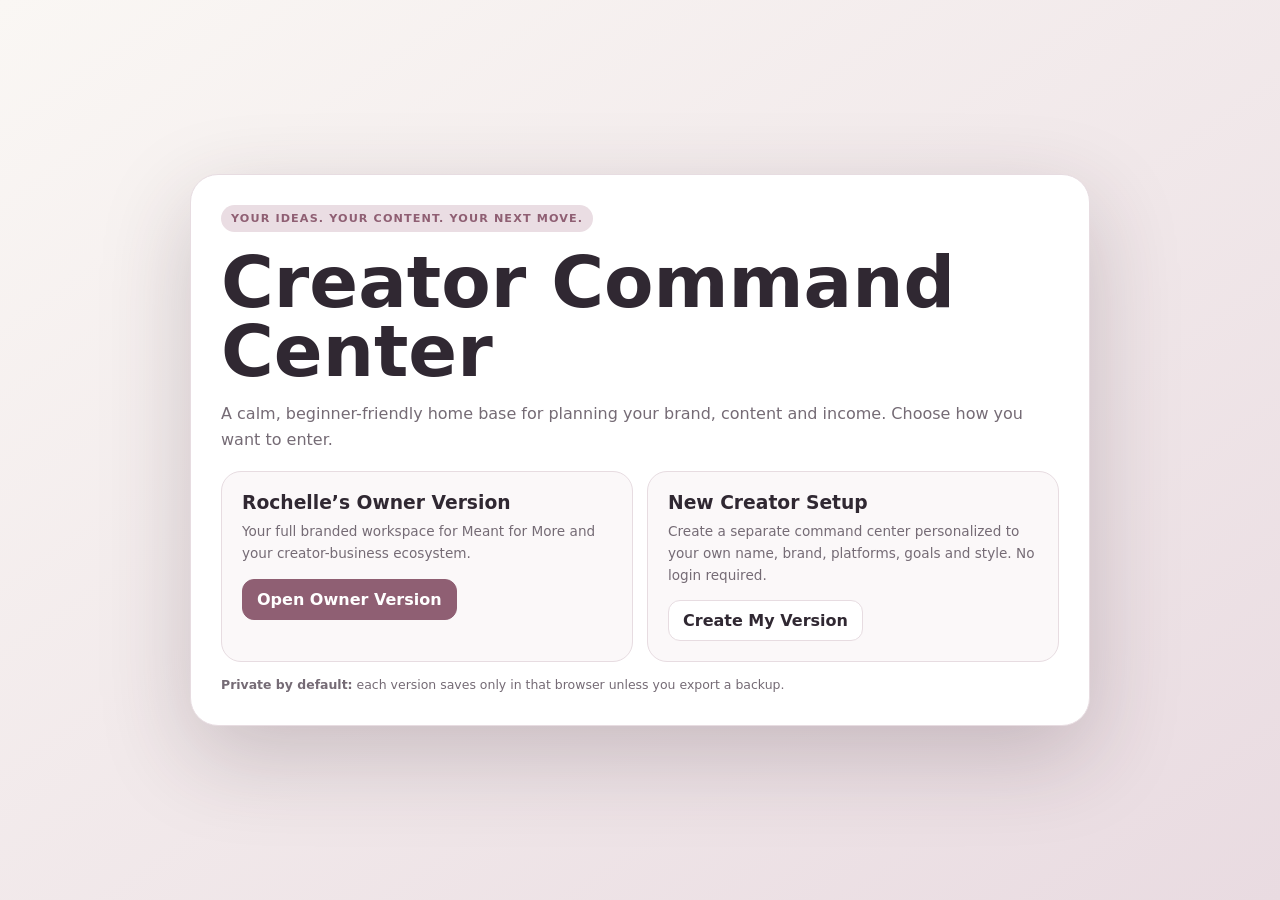
<file: index.html>
<!doctype html>
<html lang="en">
<head>
<meta charset="utf-8">
<meta name="viewport" content="width=device-width,initial-scale=1">
<meta name="description" content="Creator Command Center designed by Rochelle Mickels — a private, browser-based planning dashboard for creators.">
<meta name="theme-color" content="#8f5f73">
<title>Creator Command Center</title>
<link rel="stylesheet" href="styles.css">
</head>
<body>
<div id="welcome" class="welcome hidden">
  <div class="welcome-card">
    <span class="eyebrow">Your ideas. Your content. Your next move.</span>
    <h1>Creator Command Center</h1>
    <p>A calm, beginner-friendly home base for planning your brand, content and income. Choose how you want to enter.</p>
    <div class="mode-grid">
      <div class="mode">
        <h3>Rochelle’s Owner Version</h3>
        <p>Your full branded workspace for Meant for More and your creator-business ecosystem.</p>
        <button class="btn primary" onclick="enterOwner()">Open Owner Version</button>
      </div>
      <div class="mode">
        <h3>New Creator Setup</h3>
        <p>Create a separate command center personalized to your own name, brand, platforms, goals and style. No login required.</p>
        <button class="btn" onclick="openSetup()">Create My Version</button>
      </div>
    </div>
    <p style="font-size:.78rem;margin-bottom:0"><strong>Private by default:</strong> each version saves only in that browser unless you export a backup.</p>
  </div>
</div>

<div id="setup" class="setup hidden">
  <div class="panel">
    <span class="eyebrow">One-minute setup</span>
    <h2>Let’s build your command center</h2>
    <p class="sub">No technical skills or account required. You can change everything later.</p>
    <div class="two">
      <div class="field"><label>Your name</label><input id="sName" placeholder="Your first name"></div>
      <div class="field"><label>Brand name</label><input id="sBrand" placeholder="Your brand or business"></div>
      <div class="field"><label>Primary platform</label><select id="sPlatform"><option>Instagram</option><option>TikTok</option><option>YouTube</option><option>Substack</option><option>Pinterest</option><option>Facebook</option><option>Multiple platforms</option></select></div>
      <div class="field"><label>Main goal</label><input id="sGoal" placeholder="Example: Earn my first $1,000"></div>
    </div>
    <div class="field"><label>What do you create?</label><input id="sNiche" placeholder="Example: wellness, beauty and lifestyle"></div>
    <div class="field"><label>Choose a theme</label><div class="themes">
      <button class="swatch selected" data-theme="rose" title="Rose" style="background:#8f5f73" onclick="pickTheme('rose')"></button>
      <button class="swatch" data-theme="sage" title="Sage" style="background:#6f806b" onclick="pickTheme('sage')"></button>
      <button class="swatch" data-theme="blue" title="Blue" style="background:#627994" onclick="pickTheme('blue')"></button>
      <button class="swatch" data-theme="plum" title="Plum" style="background:#725b82" onclick="pickTheme('plum')"></button>
      <button class="swatch" data-theme="terra" title="Terracotta" style="background:#a36b58" onclick="pickTheme('terra')"></button>
    </div></div>
    <div class="notice">Your answers stay on this device. Nothing you type is published to GitHub or visible to other visitors.</div>
    <div style="display:flex;justify-content:flex-end;gap:9px;margin-top:16px"><button class="btn" onclick="closeSetup()">Back</button><button class="btn primary" onclick="createCreator()">Create My Command Center</button></div>
  </div>
</div>

<div class="shell">
<aside>
  <div class="brand"><small>Designed by Rochelle Mickels</small><h1>Creator Command Center</h1><p>A calm place to build what is next.</p></div>
  <div class="profile-chip"><strong id="chipName">Creator</strong><span id="chipBrand">Your Brand</span><span id="modePill" class="mode-pill">Creator Version</span></div>
  <nav>
    <button class="nav active" data-page="dashboard">⌂ Dashboard</button>
    <button class="nav" data-page="brain">✦ Brain Dump</button>
    <button class="nav" data-page="projects">◇ Future Projects</button>
    <button class="nav" data-page="content">▦ Content Planner</button>
    <button class="nav" data-page="education">▤ Education &amp; Courses</button>
    <button class="nav" data-page="revenue">$ Revenue</button>
    <button class="nav" data-page="review">✓ Weekly Review</button>
    <button class="nav" data-page="settings">⚙ Profile & Feedback</button>
  </nav>
  <div class="privacy"><strong>Private by default</strong><br>Your entries stay in this browser and are never added to the public website code.</div>
</aside>

<main>
<header class="top">
  <div><button class="btn ghost mobile" onclick="document.querySelector('.shell').classList.toggle('menu-open')">☰ Menu</button><h2 id="title">Welcome back.</h2><p id="subtitle">Focus on the few moves that make everything else easier.</p></div>
  <div class="actions"><button class="btn" onclick="backup()">Backup</button><button class="btn" onclick="restorePick()">Restore</button><button class="btn primary" onclick="showWelcome()">Switch Mode</button><input id="restoreFile" type="file" accept="application/json" hidden></div>
</header>

<section id="dashboard" class="page active"><div class="grid">
  <div class="card wide"><div class="stats"><div class="stat"><strong id="stBig">0/3</strong><span>Big 3 complete</span></div><div class="stat"><strong id="stIdeas">0</strong><span>Saved ideas</span></div><div class="stat"><strong id="stProjects">0</strong><span>Future projects</span></div><div class="stat"><strong id="stRevenue">$0</strong><span>Tracked revenue</span></div></div></div>
  <div class="card"><h3>Today’s Big 3</h3><p class="sub">Three meaningful priorities—not an overwhelming list.</p><div id="big3" class="tasks"></div><button class="btn soft small" style="margin-top:10px" onclick="resetBig3()">Reset for a New Day</button></div>
  <div class="card"><h3>Morning Brain Dump</h3><p class="sub">Clear your mind before organizing the day.</p><textarea id="quickBrain" placeholder="What is on your mind this morning?"></textarea><button class="btn primary" onclick="saveQuickBrain()">Save Entry</button></div>
  <div class="card"><h3>Current Focus</h3><div class="field"><label>Main goal</label><input id="goal" data-bind="goal"></div><div class="field"><label>This week’s focus</label><textarea id="weekFocus" data-bind="weekFocus"></textarea></div></div>
  <div class="card"><h3>Your Brand Direction</h3><p class="sub" id="brandDirection"></p><div class="field"><label>Next best move</label><input id="nextMove" data-bind="nextMove" placeholder="The smallest useful next step"></div></div>
</div></section>

<section id="brain" class="page"><div class="grid">
  <div class="card wide"><h3>Brain Dump Archive</h3><p class="sub">Capture thoughts, tasks, worries and ideas without organizing them first.</p><textarea id="brainText" placeholder="Write freely..."></textarea><button class="btn primary" onclick="addBrain()">Add Entry</button></div>
  <div class="card wide"><div id="brainList" class="list"></div></div>
</div></section>

<section id="projects" class="page"><div class="grid">
  <div class="card wide"><h3>Future Projects</h3><p class="sub">Save ideas now so they stop competing for today’s attention.</p><div class="formrow"><div class="field"><label>Project</label><input id="pTitle" placeholder="Free creator starter guide"></div><div class="field"><label>Category</label><select id="pCat"><option>PDF or Content Idea</option><option>Brand Partnership</option><option>Course</option><option>Website</option><option>Income Stream</option><option>Other</option></select></div><div class="field"><label>Platform</label><select id="pPlatform"><option>Substack</option><option>TikTok</option><option>Instagram</option><option>Pinterest</option><option>YouTube</option><option>Multiple</option></select></div><button class="btn primary" onclick="addProject()">Add</button></div></div>
  <div class="card wide"><div id="projectList" class="list"></div></div>
</div></section>

<section id="content" class="page"><div class="grid">
  <div class="card wide"><h3>Content Planner</h3><p class="sub">Turn ideas into publishable content.</p><div class="formrow"><div class="field"><label>Content idea</label><input id="cTitle" placeholder="Three free tools for new creators"></div><div class="field"><label>Platform</label><select id="cPlatform"><option>Instagram</option><option>TikTok</option><option>Pinterest</option><option>Substack</option><option>YouTube</option><option>Facebook</option></select></div><div class="field"><label>Format</label><select id="cFormat"><option>Short Video</option><option>Carousel</option><option>Pin</option><option>Article</option><option>PDF</option><option>Email</option></select></div><button class="btn primary" onclick="addContent()">Add</button></div><div class="field" style="max-width:260px"><label>Target publish date</label><input id="cDate" type="date"></div></div>
  <div class="card wide"><div id="contentList" class="list"></div></div>
</div></section>

<section id="education" class="page"><div class="grid">
  <div class="card wide"><h3>Education &amp; Courses</h3><p class="sub">Keep your continuing education organized and always know what to do next.</p><div class="formrow"><div class="field"><label>Course or program</label><input id="eCourseTitle" placeholder="Example: AI for Content Creators"></div><div class="field"><label>Provider</label><input id="eCourseProvider" placeholder="Coursera, YouTube, workshop..."></div><div class="field"><label>Status</label><select id="eCourseStatus"><option>Want to Take</option><option>In Progress</option><option>Paused</option><option>Completed</option></select></div><button class="btn primary" onclick="addCourse()">Add Course</button></div><div class="two"><div class="field"><label>Resource type</label><select id="eCourseType"><option>Course</option><option>Video</option><option>Workshop</option><option>Certification</option><option>Book or Article</option><option>Other</option></select></div><div class="field"><label>Course or video link</label><input id="eCourseUrl" type="url" inputmode="url" placeholder="https://..."></div><div class="field"><label>Due or target date</label><input id="eCourseDate" type="date"></div><div class="field"><label>Next action</label><input id="eCourseNext" placeholder="Watch module 2, finish quiz, download certificate..."></div></div></div>
  <div class="card wide"><div id="courseList" class="list"></div></div>
</div></section>

<section id="revenue" class="page"><div class="grid">
  <div class="card wide"><h3>Revenue Tracker</h3><p class="sub">Track real income and build evidence of what works.</p><div class="formrow"><div class="field"><label>Source</label><input id="rSource" placeholder="UGC video for brand"></div><div class="field"><label>Type</label><select id="rType"><option>UGC</option><option>Affiliate</option><option>Retainer</option><option>Digital Product</option><option>Sponsored Content</option><option>Other</option></select></div><div class="field"><label>Amount</label><input id="rAmount" type="number" min="0" step="0.01" placeholder="250"></div><button class="btn primary" onclick="addRevenue()">Add</button></div><div class="field" style="max-width:260px"><label>Date received</label><input id="rDate" type="date"></div></div>
  <div class="card wide"><div id="revenueList" class="list"></div></div>
</div></section>

<section id="review" class="page"><div class="grid">
  <div class="card"><h3>Weekly Reset</h3><p class="sub">A five-minute review to build confidence and direction.</p><div class="field"><label>What went well?</label><textarea id="wWins" placeholder="Wins, progress, encouraging feedback..."></textarea></div><div class="field"><label>What did I learn?</label><textarea id="wLesson" placeholder="What felt easy, hard or worth changing?"></textarea></div><div class="field"><label>What matters most next week?</label><textarea id="wNext" placeholder="Choose one clear focus."></textarea></div><button class="btn primary" onclick="saveReview()">Save Weekly Review</button></div>
  <div class="card"><h3>Gentle Scorecard</h3><p class="sub">Progress is more than posting every day.</p><label class="checkline"><input type="checkbox"> I created something</label><label class="checkline"><input type="checkbox"> I learned something useful</label><label class="checkline"><input type="checkbox"> I made or strengthened a connection</label><label class="checkline"><input type="checkbox"> I completed an income-producing action</label><label class="checkline"><input type="checkbox"> I protected time for rest or wellness</label></div>
  <div class="card wide"><div id="reviewList" class="list"></div></div>
</div></section>

<section id="settings" class="page"><div class="grid">
  <div class="card"><h3>Profile</h3><p class="sub" id="profileSummary"></p><div class="two"><div class="field"><label>Name</label><input id="eName"></div><div class="field"><label>Brand</label><input id="eBrand"></div></div><div class="field"><label>Primary platform</label><select id="ePlatform"><option>Instagram</option><option>TikTok</option><option>YouTube</option><option>Substack</option><option>Pinterest</option><option>Facebook</option><option>Multiple platforms</option></select></div><div class="field"><label>Main goal</label><input id="eGoal"></div><div class="field"><label>Niche or content themes</label><input id="eNiche"></div><button class="btn primary" onclick="saveSettings()">Save Profile</button></div>
  <div class="card"><h3>Theme</h3><p class="sub">Choose the version that feels most like your brand.</p><div class="themes"><button class="swatch" data-settheme="rose" style="background:#8f5f73" onclick="setTheme('rose')"></button><button class="swatch" data-settheme="sage" style="background:#6f806b" onclick="setTheme('sage')"></button><button class="swatch" data-settheme="blue" style="background:#627994" onclick="setTheme('blue')"></button><button class="swatch" data-settheme="plum" style="background:#725b82" onclick="setTheme('plum')"></button><button class="swatch" data-settheme="terra" style="background:#a36b58" onclick="setTheme('terra')"></button></div><div class="notice" style="margin-top:18px">Use Backup before switching browsers or devices. Local browser storage does not automatically sync.</div></div>
  <div class="card wide"><h3>Tester Feedback</h3><p class="sub">Tell Rochelle what felt easy, confusing, useful or missing. Feedback saves here first, then can be copied and shared.</p><div class="two"><div class="field"><label>Overall experience</label><select id="fRating"><option>Very easy</option><option>Mostly easy</option><option>A little confusing</option><option>Very confusing</option></select></div><div class="field"><label>Feedback</label><textarea id="fText" placeholder="Example: I understood the dashboard, but I was not sure what Future Projects meant."></textarea></div></div><div style="display:flex;gap:8px;flex-wrap:wrap"><button class="btn primary" onclick="saveFeedback()">Save Feedback</button><button class="btn" onclick="copyFeedback()">Copy Feedback to Share</button></div><div id="feedbackList" class="list" style="margin-top:14px"></div></div>
  <div class="card wide"><h3>Privacy & Data</h3><p class="sub">This version uses local browser storage. Clearing browser data can erase entries, so download backups regularly.</p><div style="display:flex;gap:8px;flex-wrap:wrap"><button class="btn" onclick="backup()">Download Backup</button><button class="btn" onclick="restorePick()">Restore Backup</button><button class="btn danger" onclick="deleteCurrent()">Delete This Version</button></div></div>
</div></section>

<div class="footer-note">Creator Command Center · Designed by Rochelle Mickels</div>
</main>
</div>
<div id="toast" class="toast hidden"></div>
<script src="app.js"></script>
</body>
</html>
</file>
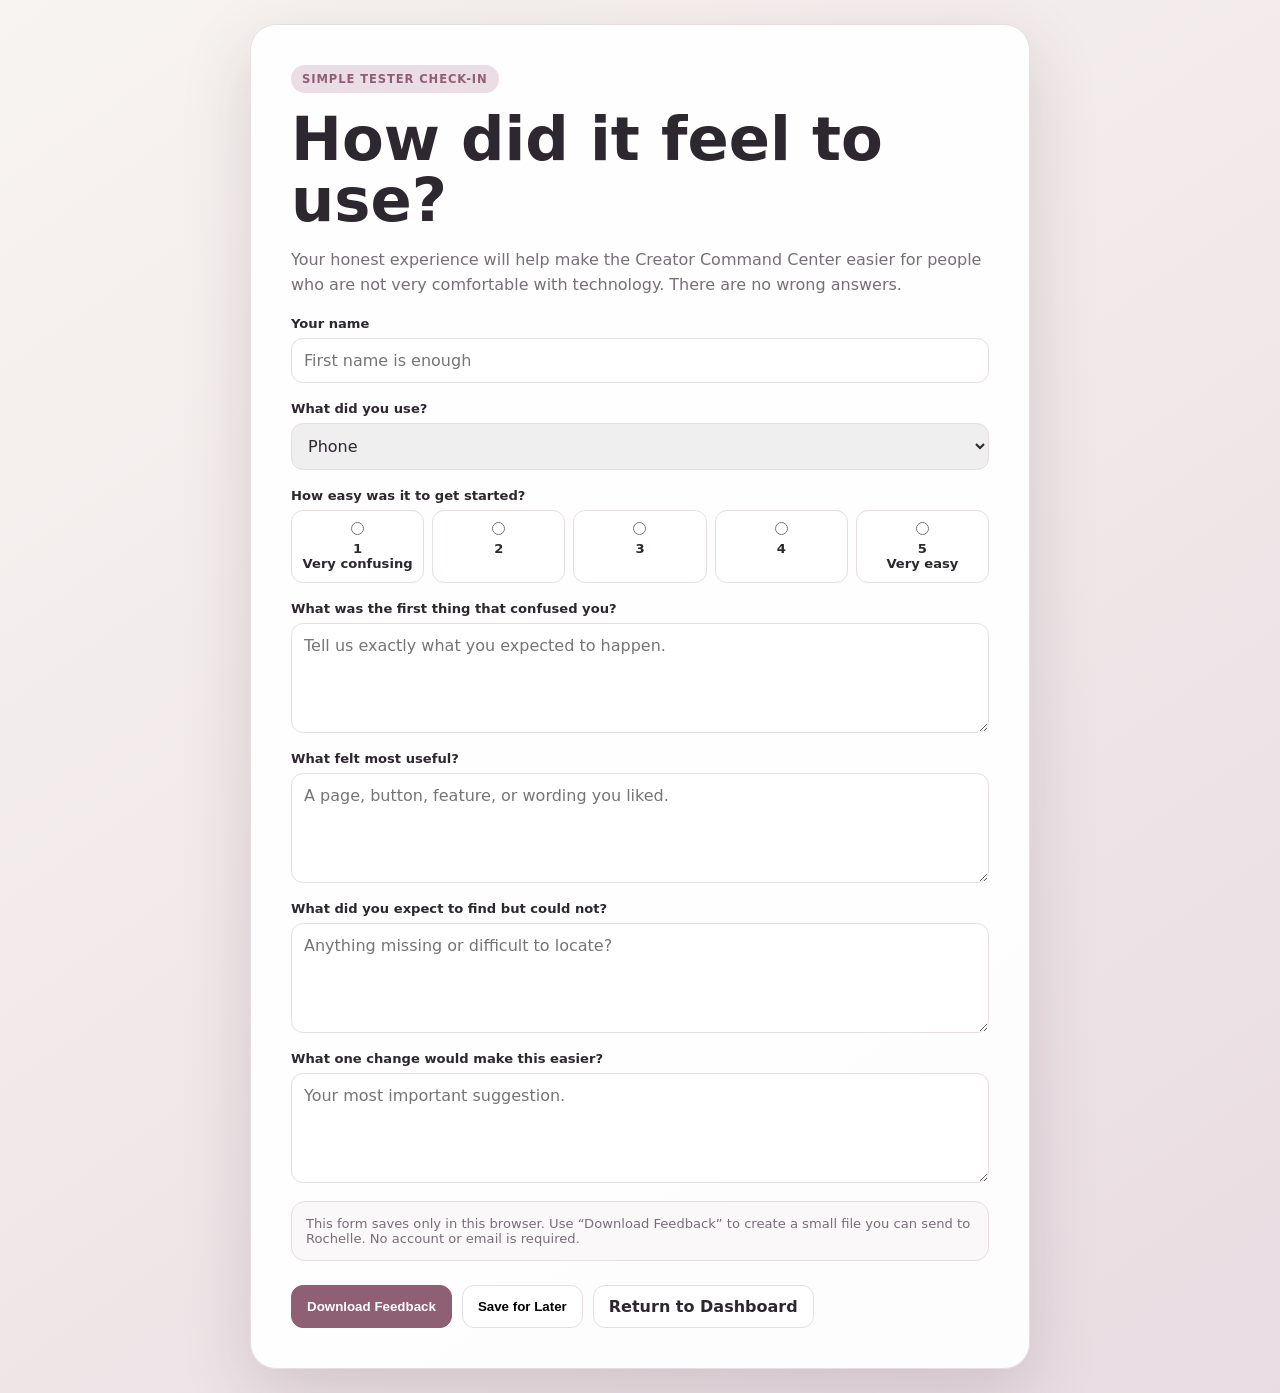
<file: feedback.html>
<!DOCTYPE html>
<html lang="en">
<head>
  <meta charset="UTF-8">
  <meta name="viewport" content="width=device-width, initial-scale=1.0">
  <meta name="theme-color" content="#8f5f73">
  <title>Creator Command Center Feedback</title>
  <style>
    :root{--ink:#2d2730;--muted:#786e78;--accent:#8f5f73;--soft:#eadde3;--line:#e7dde2;--surface:#fff;--bg:#f7f3f0}
    *{box-sizing:border-box}body{margin:0;font-family:Inter,system-ui,-apple-system,"Segoe UI",sans-serif;background:linear-gradient(145deg,#f8f4f1,#e9dce2);color:var(--ink);min-height:100vh;padding:24px}main{width:min(780px,100%);margin:auto;background:rgba(255,255,255,.95);border:1px solid var(--line);border-radius:26px;padding:clamp(22px,5vw,40px);box-shadow:0 24px 70px rgba(63,40,52,.16)}.eyebrow{display:inline-block;padding:7px 11px;border-radius:999px;background:var(--soft);color:var(--accent);font-size:.72rem;font-weight:900;letter-spacing:.08em;text-transform:uppercase}h1{font-size:clamp(2rem,7vw,3.8rem);line-height:1;margin:16px 0 10px}p{color:var(--muted);line-height:1.6}.field{display:grid;gap:7px;margin:18px 0}.field label{font-size:.82rem;font-weight:850}.choice{display:grid;grid-template-columns:repeat(5,1fr);gap:8px}.choice label{border:1px solid var(--line);border-radius:12px;padding:11px 7px;text-align:center;background:#fff;cursor:pointer}.choice input{display:block;margin:0 auto 6px;accent-color:var(--accent)}input[type=text],textarea,select{width:100%;border:1px solid var(--line);border-radius:12px;padding:12px;font:inherit;color:var(--ink)}textarea{min-height:110px;resize:vertical}.actions{display:flex;gap:10px;flex-wrap:wrap;margin-top:24px}.btn{border:1px solid var(--line);background:#fff;padding:11px 15px;border-radius:12px;font-weight:850;cursor:pointer}.btn.primary{background:var(--accent);border-color:var(--accent);color:#fff}.note{padding:14px;border-radius:14px;background:#fbf8f9;border:1px solid var(--line);font-size:.82rem;color:var(--muted)}#saved{display:none;color:#557562;font-weight:800;margin-top:14px}@media(max-width:620px){.choice{grid-template-columns:1fr}.choice label{display:flex;gap:10px;text-align:left;align-items:center}.choice input{margin:0}.actions .btn{flex:1}}
  </style>
</head>
<body>
<main>
  <span class="eyebrow">Simple tester check-in</span>
  <h1>How did it feel to use?</h1>
  <p>Your honest experience will help make the Creator Command Center easier for people who are not very comfortable with technology. There are no wrong answers.</p>

  <form id="feedbackForm">
    <div class="field"><label for="testerName">Your name</label><input id="testerName" type="text" placeholder="First name is enough"></div>
    <div class="field"><label for="device">What did you use?</label><select id="device"><option>Phone</option><option>Tablet</option><option>Laptop or desktop</option></select></div>

    <div class="field"><label>How easy was it to get started?</label><div class="choice">
      <label><input type="radio" name="ease" value="1 - Very confusing">1<br>Very confusing</label>
      <label><input type="radio" name="ease" value="2">2</label>
      <label><input type="radio" name="ease" value="3">3</label>
      <label><input type="radio" name="ease" value="4">4</label>
      <label><input type="radio" name="ease" value="5 - Very easy">5<br>Very easy</label>
    </div></div>

    <div class="field"><label for="firstConfusing">What was the first thing that confused you?</label><textarea id="firstConfusing" placeholder="Tell us exactly what you expected to happen."></textarea></div>
    <div class="field"><label for="favorite">What felt most useful?</label><textarea id="favorite" placeholder="A page, button, feature, or wording you liked."></textarea></div>
    <div class="field"><label for="missing">What did you expect to find but could not?</label><textarea id="missing" placeholder="Anything missing or difficult to locate?"></textarea></div>
    <div class="field"><label for="recommend">What one change would make this easier?</label><textarea id="recommend" placeholder="Your most important suggestion."></textarea></div>

    <div class="note">This form saves only in this browser. Use “Download Feedback” to create a small file you can send to Rochelle. No account or email is required.</div>
    <div class="actions"><button class="btn primary" type="button" id="downloadBtn">Download Feedback</button><button class="btn" type="button" id="saveBtn">Save for Later</button><a class="btn" href="./" style="text-decoration:none;color:inherit;text-align:center">Return to Dashboard</a></div>
    <div id="saved">Saved on this device.</div>
  </form>
</main>
<script>
  const KEY='creatorCommandCenterFeedbackV1';
  const ids=['testerName','device','firstConfusing','favorite','missing','recommend'];
  function collect(){const out={submittedAt:new Date().toISOString()};ids.forEach(id=>out[id]=document.getElementById(id).value.trim());out.ease=document.querySelector('input[name=ease]:checked')?.value||'';return out}
  function restore(){try{const data=JSON.parse(localStorage.getItem(KEY)||'null');if(!data)return;ids.forEach(id=>{if(data[id])document.getElementById(id).value=data[id]});if(data.ease){const r=[...document.querySelectorAll('input[name=ease]')].find(x=>x.value===data.ease);if(r)r.checked=true}}catch(e){}}
  function save(){localStorage.setItem(KEY,JSON.stringify(collect()));const s=document.getElementById('saved');s.style.display='block';setTimeout(()=>s.style.display='none',2500)}
  document.getElementById('saveBtn').addEventListener('click',save);
  document.getElementById('downloadBtn').addEventListener('click',()=>{const data=collect();localStorage.setItem(KEY,JSON.stringify(data));const text=['CREATOR COMMAND CENTER TESTER FEEDBACK','',`Submitted: ${new Date(data.submittedAt).toLocaleString()}`,`Tester: ${data.testerName||'Not provided'}`,`Device: ${data.device}`,`Ease: ${data.ease||'Not answered'}`,'',`FIRST CONFUSING MOMENT\n${data.firstConfusing||'No answer'}`,'',`MOST USEFUL\n${data.favorite||'No answer'}`,'',`EXPECTED BUT COULD NOT FIND\n${data.missing||'No answer'}`,'',`ONE RECOMMENDED CHANGE\n${data.recommend||'No answer'}`].join('\n');const blob=new Blob([text],{type:'text/plain'});const a=document.createElement('a');a.href=URL.createObjectURL(blob);a.download=`creator-command-center-feedback-${(data.testerName||'tester').replace(/[^a-z0-9]+/gi,'-').toLowerCase()}.txt`;a.click();URL.revokeObjectURL(a.href)});
  restore();
</script>
</body>
</html>
</file>
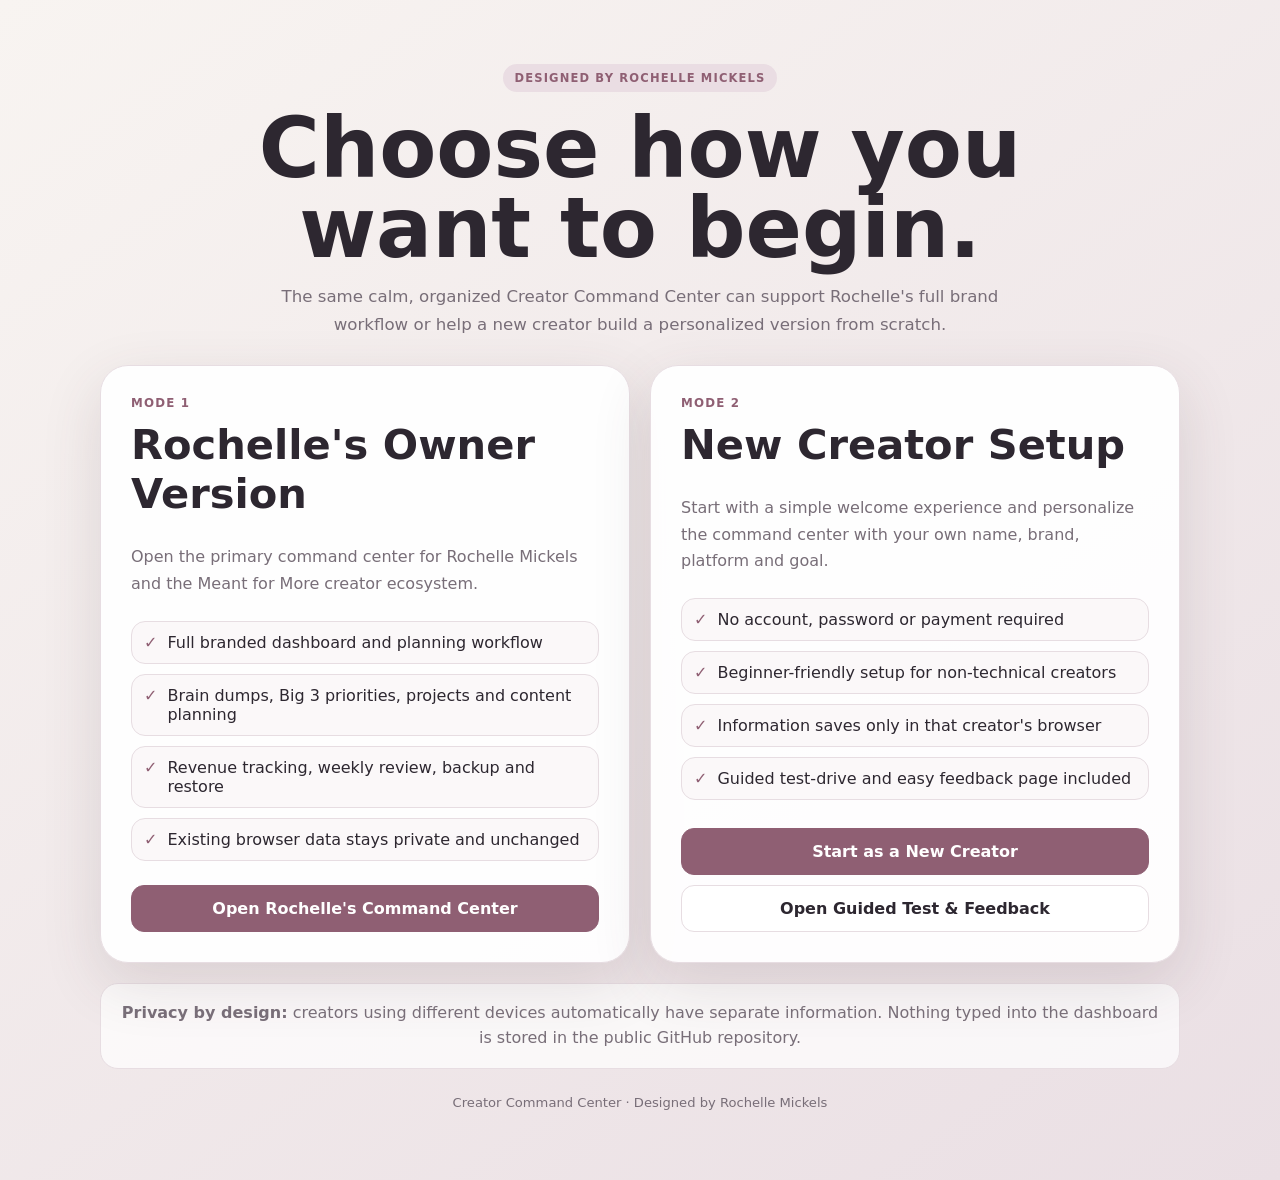
<file: launch.html>
<!DOCTYPE html>
<html lang="en">
<head>
<meta charset="UTF-8">
<meta name="viewport" content="width=device-width,initial-scale=1">
<meta name="theme-color" content="#8f5f73">
<title>Choose Your Creator Command Center</title>
<style>
:root{--ink:#2d2730;--muted:#786e78;--accent:#8f5f73;--accent2:#c999a9;--soft:#eadde3;--line:#e7dde2;--paper:#fff;--shadow:0 20px 60px rgba(77,54,67,.14)}
*{box-sizing:border-box}body{margin:0;min-height:100vh;font-family:Inter,system-ui,-apple-system,"Segoe UI",sans-serif;color:var(--ink);background:linear-gradient(145deg,#f8f4f1,#eadfe4)}
main{width:min(1080px,calc(100% - 28px));margin:0 auto;padding:34px 0 70px}.hero{text-align:center;padding:30px 18px 26px}.eyebrow{display:inline-flex;padding:7px 11px;border-radius:999px;background:var(--soft);color:var(--accent);font-weight:900;font-size:.72rem;letter-spacing:.1em;text-transform:uppercase}.hero h1{font-size:clamp(2.4rem,7vw,5.2rem);line-height:.96;margin:17px auto 14px;max-width:860px}.hero p{max-width:720px;margin:0 auto;color:var(--muted);line-height:1.7;font-size:1.04rem}.modes{display:grid;grid-template-columns:1fr 1fr;gap:20px}.card{background:rgba(255,255,255,.94);border:1px solid var(--line);border-radius:28px;box-shadow:var(--shadow);padding:30px;display:flex;flex-direction:column}.mode{font-size:.74rem;text-transform:uppercase;letter-spacing:.1em;color:var(--accent);font-weight:900}.card h2{font-size:clamp(1.7rem,4vw,2.6rem);margin:10px 0}.card p{color:var(--muted);line-height:1.65}.features{display:grid;gap:10px;margin:8px 0 24px;padding:0;list-style:none}.features li{display:flex;gap:10px;align-items:flex-start;padding:11px 12px;border:1px solid var(--line);background:#fbf8f9;border-radius:14px}.features span{color:var(--accent);font-weight:900}.actions{display:grid;gap:10px;margin-top:auto}.button,button{width:100%;display:flex;justify-content:center;align-items:center;border-radius:13px;padding:13px 16px;font:inherit;font-weight:850;text-decoration:none;cursor:pointer}.primary{border:1px solid var(--accent);background:var(--accent);color:#fff}.secondary{border:1px solid var(--line);background:#fff;color:var(--ink)}.note{margin-top:20px;padding:17px;border-radius:18px;background:rgba(255,255,255,.72);border:1px solid var(--line);color:var(--muted);line-height:1.55;text-align:center}.footer{text-align:center;color:var(--muted);font-size:.82rem;margin-top:26px}@media(max-width:760px){.modes{grid-template-columns:1fr}.card{padding:23px}.hero{padding-top:18px}}
</style>
</head>
<body>
<main>
<section class="hero">
<span class="eyebrow">Designed by Rochelle Mickels</span>
<h1>Choose how you want to begin.</h1>
<p>The same calm, organized Creator Command Center can support Rochelle's full brand workflow or help a new creator build a personalized version from scratch.</p>
</section>
<section class="modes">
<article class="card">
<div class="mode">Mode 1</div><h2>Rochelle's Owner Version</h2>
<p>Open the primary command center for Rochelle Mickels and the Meant for More creator ecosystem.</p>
<ul class="features"><li><span>✓</span> Full branded dashboard and planning workflow</li><li><span>✓</span> Brain dumps, Big 3 priorities, projects and content planning</li><li><span>✓</span> Revenue tracking, weekly review, backup and restore</li><li><span>✓</span> Existing browser data stays private and unchanged</li></ul>
<div class="actions"><a class="button primary" href="./">Open Rochelle's Command Center</a></div>
</article>
<article class="card">
<div class="mode">Mode 2</div><h2>New Creator Setup</h2>
<p>Start with a simple welcome experience and personalize the command center with your own name, brand, platform and goal.</p>
<ul class="features"><li><span>✓</span> No account, password or payment required</li><li><span>✓</span> Beginner-friendly setup for non-technical creators</li><li><span>✓</span> Information saves only in that creator's browser</li><li><span>✓</span> Guided test-drive and easy feedback page included</li></ul>
<div class="actions"><button class="primary" id="newCreator">Start as a New Creator</button><a class="button secondary" href="tester.html">Open Guided Test & Feedback</a></div>
</article>
</section>
<div class="note"><strong>Privacy by design:</strong> creators using different devices automatically have separate information. Nothing typed into the dashboard is stored in the public GitHub repository.</div>
<div class="footer">Creator Command Center · Designed by Rochelle Mickels</div>
</main>
<script>
document.getElementById('newCreator').onclick=()=>{
  const key='creatorCommandCenter.v1';
  const existing=localStorage.getItem(key);
  if(existing && !confirm('This browser already has a Creator Command Center. Starting fresh will replace its locally saved information. Continue?')) return;
  localStorage.removeItem(key);
  location.href='./';
};
</script>
</body>
</html>
</file>
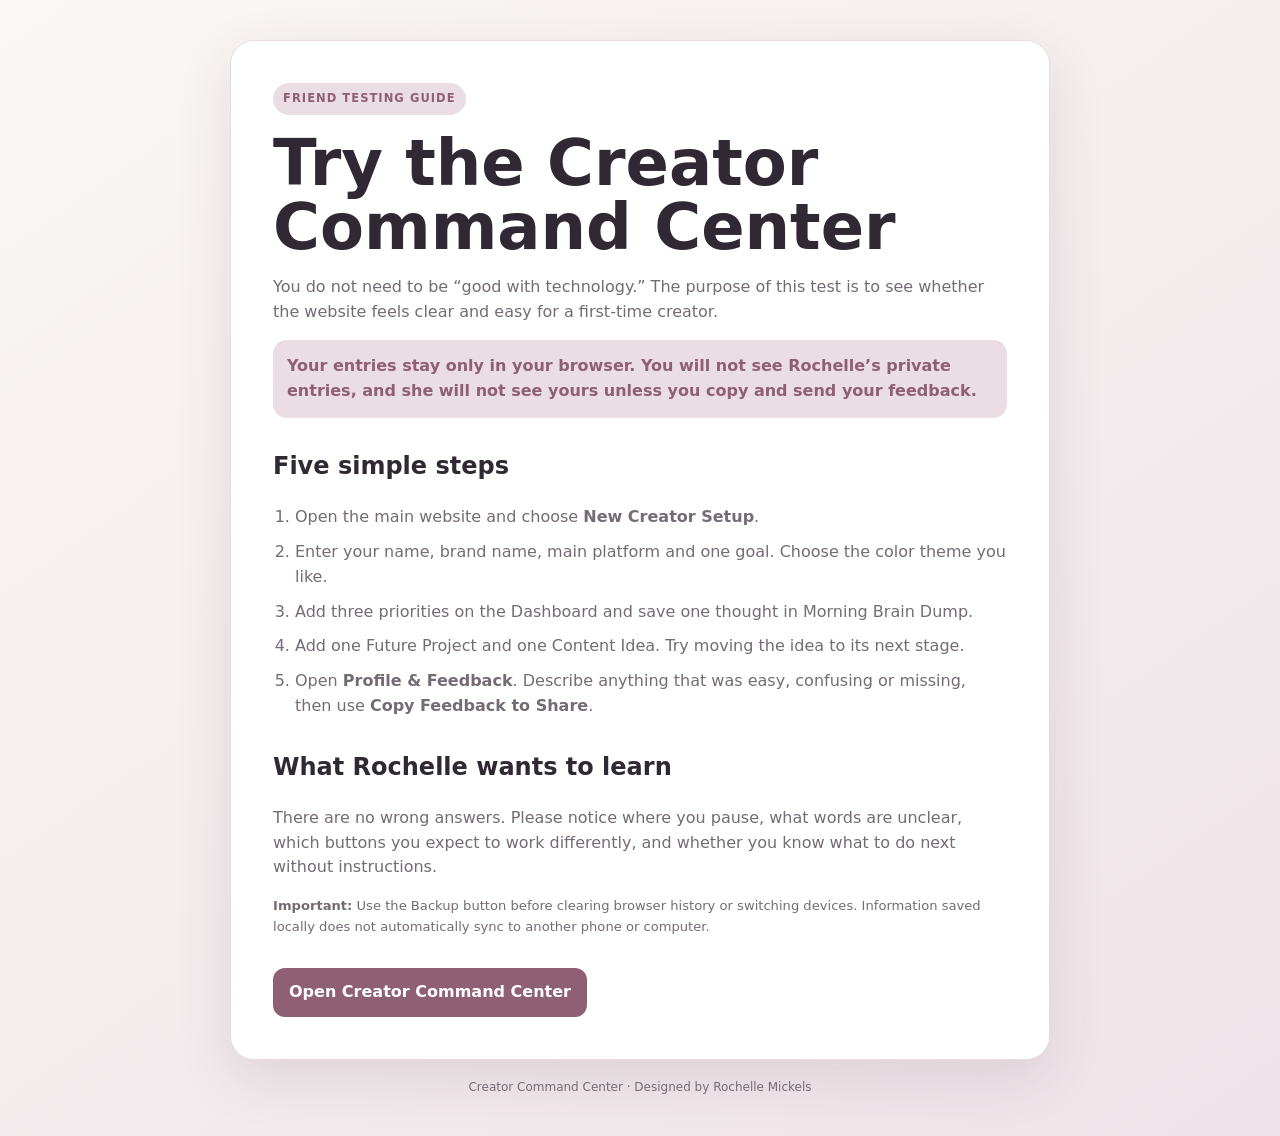
<file: tester-guide.html>
<!doctype html>
<html lang="en">
<head>
<meta charset="utf-8">
<meta name="viewport" content="width=device-width,initial-scale=1">
<title>Creator Command Center Tester Guide</title>
<style>
:root{--accent:#8f5f73;--soft:#eadde3;--bg:#f7f2f0;--ink:#302832;--muted:#756b75;--line:#e7dce1}*{box-sizing:border-box}body{margin:0;font-family:Inter,system-ui,-apple-system,"Segoe UI",sans-serif;color:var(--ink);background:linear-gradient(145deg,#faf7f4,#eee3e8);line-height:1.55}.wrap{width:min(820px,calc(100% - 32px));margin:40px auto}.card{background:#fff;border:1px solid var(--line);border-radius:24px;padding:clamp(22px,5vw,42px);box-shadow:0 18px 55px rgba(72,49,62,.12)}.eyebrow{display:inline-block;padding:7px 10px;border-radius:999px;background:var(--soft);color:var(--accent);font-size:.72rem;font-weight:900;letter-spacing:.09em;text-transform:uppercase}h1{font-size:clamp(2.1rem,7vw,4rem);line-height:1;margin:16px 0}h2{margin-top:30px}p,li{color:var(--muted)}ol{padding-left:22px}li{margin:10px 0}.note{padding:14px;border-radius:14px;background:var(--soft);color:var(--accent);font-weight:700}.btn{display:inline-block;margin-top:18px;padding:12px 16px;border-radius:12px;background:var(--accent);color:#fff;text-decoration:none;font-weight:900}.small{font-size:.82rem}.footer{text-align:center;color:var(--muted);font-size:.75rem;margin:18px}
</style>
</head>
<body><main class="wrap"><section class="card"><span class="eyebrow">Friend testing guide</span><h1>Try the Creator Command Center</h1><p>You do not need to be “good with technology.” The purpose of this test is to see whether the website feels clear and easy for a first-time creator.</p><div class="note">Your entries stay only in your browser. You will not see Rochelle’s private entries, and she will not see yours unless you copy and send your feedback.</div><h2>Five simple steps</h2><ol><li>Open the main website and choose <strong>New Creator Setup</strong>.</li><li>Enter your name, brand name, main platform and one goal. Choose the color theme you like.</li><li>Add three priorities on the Dashboard and save one thought in Morning Brain Dump.</li><li>Add one Future Project and one Content Idea. Try moving the idea to its next stage.</li><li>Open <strong>Profile &amp; Feedback</strong>. Describe anything that was easy, confusing or missing, then use <strong>Copy Feedback to Share</strong>.</li></ol><h2>What Rochelle wants to learn</h2><p>There are no wrong answers. Please notice where you pause, what words are unclear, which buttons you expect to work differently, and whether you know what to do next without instructions.</p><p class="small"><strong>Important:</strong> Use the Backup button before clearing browser history or switching devices. Information saved locally does not automatically sync to another phone or computer.</p><a class="btn" href="./">Open Creator Command Center</a></section><div class="footer">Creator Command Center · Designed by Rochelle Mickels</div></main></body></html>
</file>
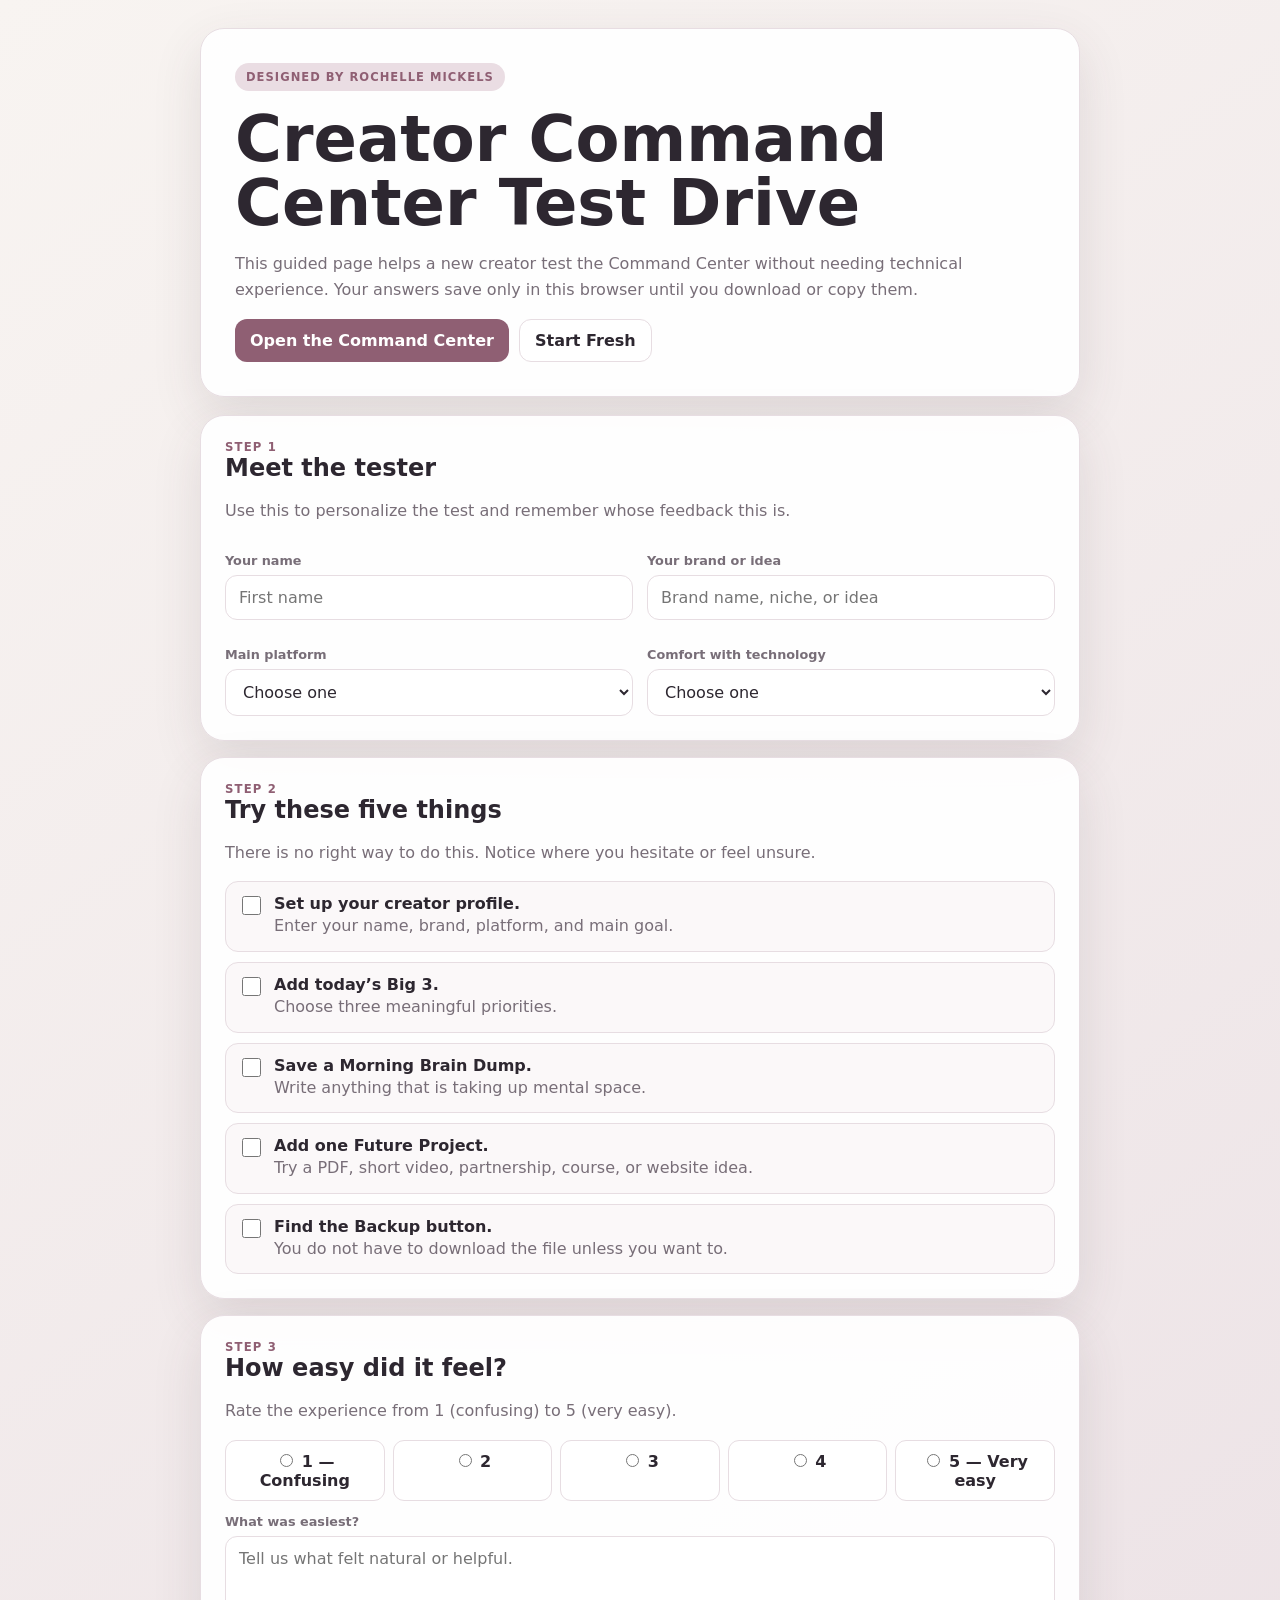
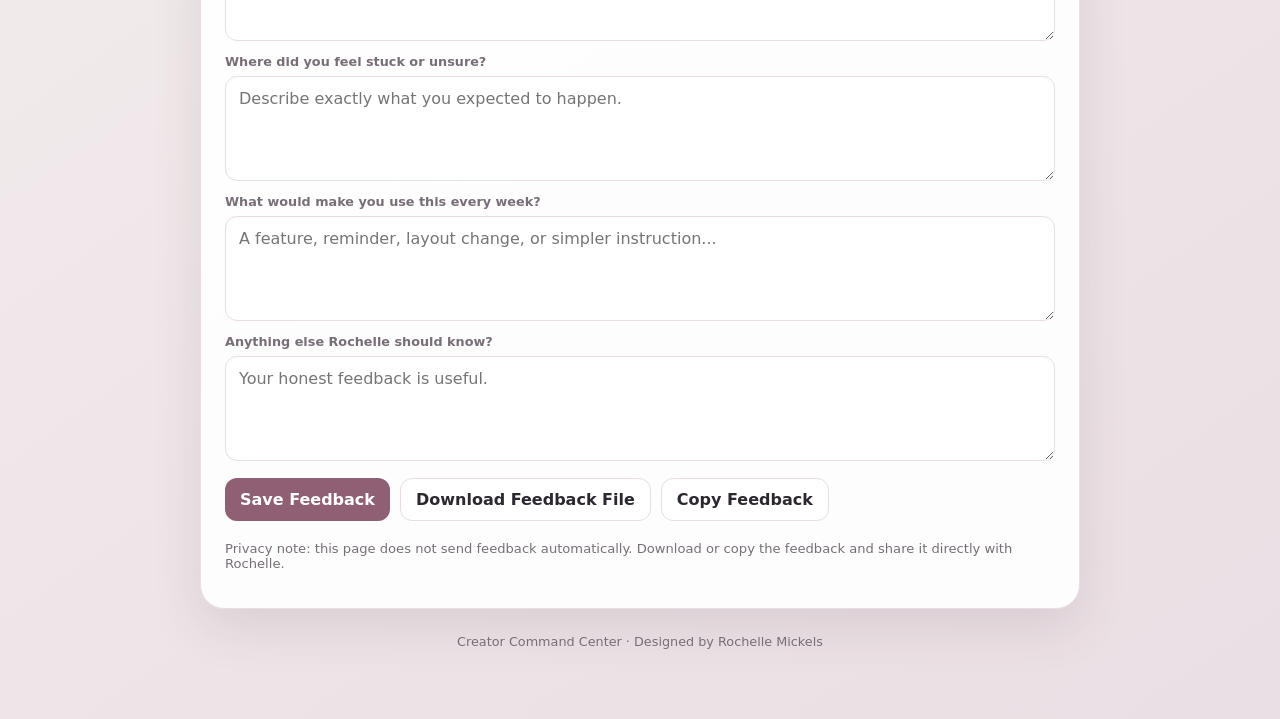
<file: tester.html>
<!DOCTYPE html>
<html lang="en">
<head>
<meta charset="UTF-8">
<meta name="viewport" content="width=device-width, initial-scale=1.0">
<meta name="theme-color" content="#8f5f73">
<title>Creator Command Center — Tester Experience</title>
<style>
:root{--ink:#2d2730;--muted:#786e78;--accent:#8f5f73;--soft:#eadde3;--line:#e7dde2;--paper:#fff;--bg:#f6f0f3;--ok:#5f806b;--shadow:0 18px 50px rgba(77,54,67,.12)}
*{box-sizing:border-box}body{margin:0;font-family:Inter,system-ui,-apple-system,"Segoe UI",sans-serif;background:linear-gradient(145deg,#f8f4f1,#eadfe4);color:var(--ink);min-height:100vh}main{width:min(880px,calc(100% - 28px));margin:0 auto;padding:28px 0 70px}.hero,.card{background:rgba(255,255,255,.94);border:1px solid var(--line);border-radius:24px;box-shadow:var(--shadow)}.hero{padding:34px;margin-bottom:18px}.eyebrow{display:inline-flex;padding:7px 11px;border-radius:999px;background:var(--soft);color:var(--accent);font-size:.72rem;font-weight:900;letter-spacing:.09em;text-transform:uppercase}.hero h1{font-size:clamp(2.1rem,7vw,4rem);line-height:1;margin:16px 0 12px}.hero p,.hint{color:var(--muted);line-height:1.6}.card{padding:24px;margin:16px 0}.card h2{margin:0 0 6px}.step{font-size:.73rem;color:var(--accent);font-weight:900;text-transform:uppercase;letter-spacing:.1em}.grid{display:grid;grid-template-columns:1fr 1fr;gap:14px}.field{display:grid;gap:7px;margin-top:13px}.field label{font-size:.8rem;font-weight:800;color:var(--muted)}input,textarea,select{width:100%;padding:12px 13px;border-radius:12px;border:1px solid var(--line);background:#fff;color:var(--ink);font:inherit}textarea{min-height:105px;resize:vertical}button,a.button{display:inline-flex;align-items:center;justify-content:center;border:0;border-radius:12px;padding:11px 15px;font:inherit;font-weight:850;text-decoration:none;cursor:pointer}.primary{background:var(--accent);color:#fff}.secondary{background:#fff;border:1px solid var(--line);color:var(--ink)}.actions{display:flex;gap:10px;flex-wrap:wrap;margin-top:17px}.checklist{display:grid;gap:10px;margin-top:15px}.check{display:flex;gap:10px;align-items:flex-start;padding:12px;border-radius:13px;border:1px solid var(--line);background:#fbf8f9}.check input{width:19px;height:19px;accent-color:var(--accent);margin-top:2px}.scale{display:grid;grid-template-columns:repeat(5,1fr);gap:8px}.scale label{text-align:center;padding:10px 4px;border:1px solid var(--line);border-radius:11px;background:#fff;font-weight:800}.scale input{width:auto}.saved{display:none;margin-top:14px;padding:12px;border-radius:12px;background:#e7f0e9;color:#3f664c;font-weight:750}.saved.show{display:block}.privacy{font-size:.82rem;color:var(--muted);margin-top:20px}.footer{text-align:center;color:var(--muted);font-size:.8rem;margin-top:25px}@media(max-width:650px){.grid{grid-template-columns:1fr}.hero,.card{padding:20px}.scale{grid-template-columns:1fr}.scale label{text-align:left}.actions>*{width:100%}}
</style>
</head>
<body>
<main>
<section class="hero">
<span class="eyebrow">Designed by Rochelle Mickels</span>
<h1>Creator Command Center Test Drive</h1>
<p>This guided page helps a new creator test the Command Center without needing technical experience. Your answers save only in this browser until you download or copy them.</p>
<div class="actions"><a class="button primary" href="./">Open the Command Center</a><button class="secondary" id="clearAll">Start Fresh</button></div>
</section>

<section class="card">
<div class="step">Step 1</div><h2>Meet the tester</h2><p class="hint">Use this to personalize the test and remember whose feedback this is.</p>
<div class="grid"><div class="field"><label>Your name</label><input id="testerName" placeholder="First name"></div><div class="field"><label>Your brand or idea</label><input id="testerBrand" placeholder="Brand name, niche, or idea"></div><div class="field"><label>Main platform</label><select id="testerPlatform"><option value="">Choose one</option><option>Instagram</option><option>TikTok</option><option>YouTube</option><option>Pinterest</option><option>Substack</option><option>Facebook</option><option>Other</option></select></div><div class="field"><label>Comfort with technology</label><select id="techLevel"><option value="">Choose one</option><option>Not comfortable</option><option>A little comfortable</option><option>Comfortable</option><option>Very comfortable</option></select></div></div>
</section>

<section class="card">
<div class="step">Step 2</div><h2>Try these five things</h2><p class="hint">There is no right way to do this. Notice where you hesitate or feel unsure.</p>
<div class="checklist" id="tasks">
<label class="check"><input type="checkbox" data-key="setup"><span><strong>Set up your creator profile.</strong><br><span class="hint">Enter your name, brand, platform, and main goal.</span></span></label>
<label class="check"><input type="checkbox" data-key="big3"><span><strong>Add today’s Big 3.</strong><br><span class="hint">Choose three meaningful priorities.</span></span></label>
<label class="check"><input type="checkbox" data-key="brain"><span><strong>Save a Morning Brain Dump.</strong><br><span class="hint">Write anything that is taking up mental space.</span></span></label>
<label class="check"><input type="checkbox" data-key="project"><span><strong>Add one Future Project.</strong><br><span class="hint">Try a PDF, short video, partnership, course, or website idea.</span></span></label>
<label class="check"><input type="checkbox" data-key="backup"><span><strong>Find the Backup button.</strong><br><span class="hint">You do not have to download the file unless you want to.</span></span></label>
</div>
</section>

<section class="card">
<div class="step">Step 3</div><h2>How easy did it feel?</h2><p class="hint">Rate the experience from 1 (confusing) to 5 (very easy).</p>
<div class="scale" id="easeScale">
<label><input type="radio" name="ease" value="1"> 1 — Confusing</label><label><input type="radio" name="ease" value="2"> 2</label><label><input type="radio" name="ease" value="3"> 3</label><label><input type="radio" name="ease" value="4"> 4</label><label><input type="radio" name="ease" value="5"> 5 — Very easy</label>
</div>
<div class="field"><label>What was easiest?</label><textarea id="easiest" placeholder="Tell us what felt natural or helpful."></textarea></div>
<div class="field"><label>Where did you feel stuck or unsure?</label><textarea id="stuck" placeholder="Describe exactly what you expected to happen."></textarea></div>
<div class="field"><label>What would make you use this every week?</label><textarea id="wish" placeholder="A feature, reminder, layout change, or simpler instruction..."></textarea></div>
<div class="field"><label>Anything else Rochelle should know?</label><textarea id="other" placeholder="Your honest feedback is useful."></textarea></div>
<div class="actions"><button class="primary" id="saveFeedback">Save Feedback</button><button class="secondary" id="downloadFeedback">Download Feedback File</button><button class="secondary" id="copyFeedback">Copy Feedback</button></div>
<div class="saved" id="savedMessage">Your feedback is saved in this browser.</div>
<p class="privacy">Privacy note: this page does not send feedback automatically. Download or copy the feedback and share it directly with Rochelle.</p>
</section>
<div class="footer">Creator Command Center · Designed by Rochelle Mickels</div>
</main>
<script>
const KEY='ccc_tester_feedback_v1';
const ids=['testerName','testerBrand','testerPlatform','techLevel','easiest','stuck','wish','other'];
function collect(){const data={};ids.forEach(id=>data[id]=document.getElementById(id).value);data.tasks={};document.querySelectorAll('#tasks input').forEach(x=>data.tasks[x.dataset.key]=x.checked);data.ease=document.querySelector('input[name="ease"]:checked')?.value||'';data.savedAt=new Date().toISOString();return data}
function restore(){let data={};try{data=JSON.parse(localStorage.getItem(KEY)||'{}')}catch(e){}ids.forEach(id=>{if(data[id]!==undefined)document.getElementById(id).value=data[id]});document.querySelectorAll('#tasks input').forEach(x=>x.checked=!!data.tasks?.[x.dataset.key]);if(data.ease){const r=document.querySelector(`input[name="ease"][value="${data.ease}"]`);if(r)r.checked=true}}
function save(show=true){localStorage.setItem(KEY,JSON.stringify(collect()));if(show){const m=document.getElementById('savedMessage');m.classList.add('show');setTimeout(()=>m.classList.remove('show'),2600)}}
function summary(){const d=collect();const done=Object.entries(d.tasks).filter(([,v])=>v).map(([k])=>k).join(', ')||'None';return `Creator Command Center Tester Feedback\n\nTester: ${d.testerName||'Not provided'}\nBrand: ${d.testerBrand||'Not provided'}\nPlatform: ${d.testerPlatform||'Not provided'}\nTech comfort: ${d.techLevel||'Not provided'}\nTasks completed: ${done}\nEase rating: ${d.ease||'Not rated'}/5\n\nEasiest:\n${d.easiest||'—'}\n\nStuck or unsure:\n${d.stuck||'—'}\n\nWould make me use it weekly:\n${d.wish||'—'}\n\nAnything else:\n${d.other||'—'}\n\nSaved: ${new Date(d.savedAt).toLocaleString()}`}
document.getElementById('saveFeedback').onclick=()=>save(true);
document.getElementById('downloadFeedback').onclick=()=>{save(false);const blob=new Blob([summary()],{type:'text/plain'});const a=document.createElement('a');a.href=URL.createObjectURL(blob);a.download=`creator-command-center-feedback-${(document.getElementById('testerName').value||'tester').toLowerCase().replace(/[^a-z0-9]+/g,'-')}.txt`;a.click();URL.revokeObjectURL(a.href)};
document.getElementById('copyFeedback').onclick=async()=>{save(false);try{await navigator.clipboard.writeText(summary());alert('Feedback copied. You can paste it into a text or email to Rochelle.')}catch(e){alert('Copy was blocked by this browser. Please use Download Feedback File instead.')}};
document.getElementById('clearAll').onclick=()=>{if(confirm('Clear this tester feedback and start fresh?')){localStorage.removeItem(KEY);location.reload()}};
document.querySelectorAll('input,textarea,select').forEach(el=>el.addEventListener('change',()=>save(false)));
restore();
</script>
</body>
</html>
</file>
<file: styles.css>
:root{--accent:#8f5f73;--accent-2:#c89aab;--soft:#eadde3;--gold:#c6a46a;--bg:#f7f2f0;--card:#fff;--ink:#302832;--muted:#756b75;--line:#e7dce1;--danger:#a8485e;--shadow:0 16px 42px rgba(72,49,62,.11);--radius:20px}*{box-sizing:border-box}html{scroll-behavior:smooth}body{margin:0;min-height:100vh;font-family:Inter,ui-sans-serif,system-ui,-apple-system,"Segoe UI",sans-serif;color:var(--ink);background:linear-gradient(145deg,#faf7f4,#eee3e8)}button,input,textarea,select{font:inherit}button{cursor:pointer}.hidden{display:none!important}.btn{border:1px solid var(--line);background:#fff;color:var(--ink);padding:10px 14px;border-radius:12px;font-weight:800;transition:.18s}.btn:hover{transform:translateY(-1px);box-shadow:0 8px 20px rgba(72,49,62,.09)}.btn.primary{background:var(--accent);border-color:var(--accent);color:#fff}.btn.soft{background:var(--soft);color:var(--accent);border-color:transparent}.btn.ghost{background:transparent}.btn.danger{color:var(--danger)}.btn.small{padding:7px 10px;font-size:.78rem}.shell{display:grid;grid-template-columns:270px 1fr;min-height:100vh}aside{position:sticky;top:0;height:100vh;padding:22px 17px;background:rgba(255,255,255,.9);backdrop-filter:blur(18px);border-right:1px solid var(--line);display:flex;flex-direction:column;gap:18px;z-index:20}.brand{padding:7px 9px}.brand small{display:block;color:var(--accent);font-weight:900;letter-spacing:.12em;text-transform:uppercase;font-size:.67rem}.brand h1{font-size:1.5rem;line-height:1.06;margin:8px 0}.brand p{color:var(--muted);font-size:.81rem;line-height:1.45;margin:0}.profile-chip{padding:12px;border:1px solid var(--line);border-radius:15px;background:#fbf8f9}.profile-chip strong,.profile-chip span{display:block}.profile-chip span{font-size:.76rem;color:var(--muted);margin-top:3px}.mode-pill{display:inline-flex;margin-top:8px;padding:4px 8px;border-radius:999px;background:var(--soft);color:var(--accent);font-size:.65rem;font-weight:900;text-transform:uppercase;letter-spacing:.07em}nav{display:grid;gap:5px}.nav{border:0;background:transparent;padding:10px 12px;text-align:left;border-radius:12px;color:var(--muted);font-weight:800}.nav:hover,.nav.active{background:var(--soft);color:var(--accent)}.privacy{margin-top:auto;padding:13px;border:1px solid var(--line);border-radius:14px;background:#fbf8f9;color:var(--muted);font-size:.75rem;line-height:1.45}main{padding:28px;max-width:1500px;width:100%;margin:auto}.top{display:flex;justify-content:space-between;gap:18px;align-items:flex-start;margin-bottom:22px}.top h2{font-size:clamp(1.8rem,4vw,3rem);line-height:1;margin:0}.top p{margin:9px 0 0;color:var(--muted)}.actions{display:flex;gap:8px;flex-wrap:wrap}.page{display:none}.page.active{display:block}.grid{display:grid;grid-template-columns:repeat(12,1fr);gap:17px}.card{grid-column:span 6;background:rgba(255,255,255,.95);border:1px solid var(--line);box-shadow:var(--shadow);border-radius:var(--radius);padding:19px}.wide{grid-column:span 12}.third{grid-column:span 4}.card h3{margin:0 0 5px}.sub{color:var(--muted);font-size:.84rem;margin:0 0 14px;line-height:1.5}.field{display:grid;gap:6px;margin-bottom:11px}.field label{font-size:.75rem;font-weight:900;color:var(--muted)}input,textarea,select{width:100%;border:1px solid var(--line);border-radius:12px;padding:11px;background:#fff;color:var(--ink);outline:none}textarea{min-height:105px;resize:vertical}input:focus,textarea:focus,select:focus{border-color:var(--accent-2);box-shadow:0 0 0 3px color-mix(in srgb,var(--accent-2) 24%,transparent)}.stats{display:grid;grid-template-columns:repeat(4,1fr);gap:11px}.stat{padding:15px;border:1px solid var(--line);border-radius:15px;background:#fbf8f9}.stat strong{display:block;font-size:1.45rem;color:var(--accent)}.stat span{font-size:.74rem;color:var(--muted);font-weight:800}.tasks,.list{display:grid;gap:9px}.task,.item{display:flex;gap:10px;align-items:flex-start;padding:11px;border:1px solid var(--line);border-radius:13px;background:#fbf8f9}.task input[type=checkbox]{width:18px;height:18px;accent-color:var(--accent);margin-top:9px}.task input[type=text]{border:0;background:transparent;padding:8px 0}.task.done input[type=text]{text-decoration:line-through;color:var(--muted)}.item{justify-content:space-between}.item-main{min-width:0}.item h4{margin:0 0 4px;overflow-wrap:anywhere}.item p{margin:0;color:var(--muted);font-size:.8rem;white-space:pre-wrap;overflow-wrap:anywhere}.item-actions{display:flex;gap:6px;flex-shrink:0}.badge{display:inline-flex;padding:5px 8px;border-radius:999px;background:var(--soft);color:var(--accent);font-size:.67rem;font-weight:900;margin:4px 4px 0 0}.formrow{display:grid;grid-template-columns:1.35fr .8fr .8fr auto;gap:8px;align-items:end}.empty{padding:18px;text-align:center;border:1px dashed var(--line);border-radius:13px;color:var(--muted);font-size:.83rem}.welcome{position:fixed;inset:0;z-index:50;background:linear-gradient(145deg,#faf7f4,#e9dbe1);display:grid;place-items:center;padding:20px;overflow:auto}.welcome-card{width:min(900px,100%);background:#fff;border:1px solid var(--line);border-radius:28px;padding:30px;box-shadow:0 30px 90px rgba(58,38,50,.22)}.eyebrow{display:inline-flex;padding:7px 10px;border-radius:999px;background:var(--soft);color:var(--accent);font-size:.7rem;font-weight:900;letter-spacing:.1em;text-transform:uppercase}.welcome h1{font-size:clamp(2.3rem,7vw,4.5rem);line-height:.95;margin:16px 0}.welcome p{color:var(--muted);line-height:1.6}.mode-grid{display:grid;grid-template-columns:1fr 1fr;gap:14px;margin-top:19px}.mode{padding:20px;border:1px solid var(--line);border-radius:20px;background:#fbf8f9}.mode h3{margin:0 0 8px}.mode p{font-size:.85rem;margin:0 0 14px}.setup{position:fixed;inset:0;z-index:55;background:rgba(44,32,39,.56);display:grid;place-items:center;padding:20px}.panel{width:min(760px,100%);max-height:92vh;overflow:auto;background:#fff;border-radius:25px;padding:25px;box-shadow:0 28px 80px rgba(35,24,31,.28)}.panel h2{margin-top:0}.two{display:grid;grid-template-columns:1fr 1fr;gap:11px}.themes{display:flex;gap:10px;flex-wrap:wrap}.swatch{width:42px;height:42px;border-radius:50%;border:3px solid #fff;box-shadow:0 0 0 1px var(--line)}.swatch.selected{box-shadow:0 0 0 3px var(--ink)}.progress{height:9px;border-radius:999px;background:var(--soft);overflow:hidden}.progress>span{display:block;height:100%;background:var(--accent);border-radius:inherit}.notice{padding:13px;border-radius:14px;background:var(--soft);color:var(--accent);font-size:.8rem;line-height:1.5}.feedback-box{padding:15px;border-radius:15px;background:#fbf8f9;border:1px solid var(--line)}.checkline{display:flex;gap:9px;align-items:flex-start;margin:8px 0}.checkline input{width:18px;height:18px;accent-color:var(--accent)}.mobile{display:none}.toast{position:fixed;right:18px;bottom:18px;z-index:70;background:var(--ink);color:#fff;padding:12px 16px;border-radius:12px;box-shadow:var(--shadow);max-width:320px;font-weight:700;font-size:.82rem}.footer-note{text-align:center;color:var(--muted);font-size:.72rem;padding:22px 0 4px}@media(max-width:950px){.shell{grid-template-columns:1fr}aside{position:fixed;left:-290px;width:270px;transition:.2s}.shell.menu-open aside{left:0}.mobile{display:inline-flex}.card,.third{grid-column:span 12}.stats{grid-template-columns:1fr 1fr}.formrow{grid-template-columns:1fr 1fr}.formrow .btn{grid-column:span 2}}@media(max-width:640px){main{padding:17px}.top{flex-direction:column}.mode-grid,.two,.stats,.formrow{grid-template-columns:1fr}.formrow .btn{grid-column:auto}.welcome-card,.panel{padding:21px}.actions{width:100%}.actions .btn{flex:1}.item{flex-direction:column}.item-actions{width:100%}.item-actions .btn{flex:1}}
</file>
